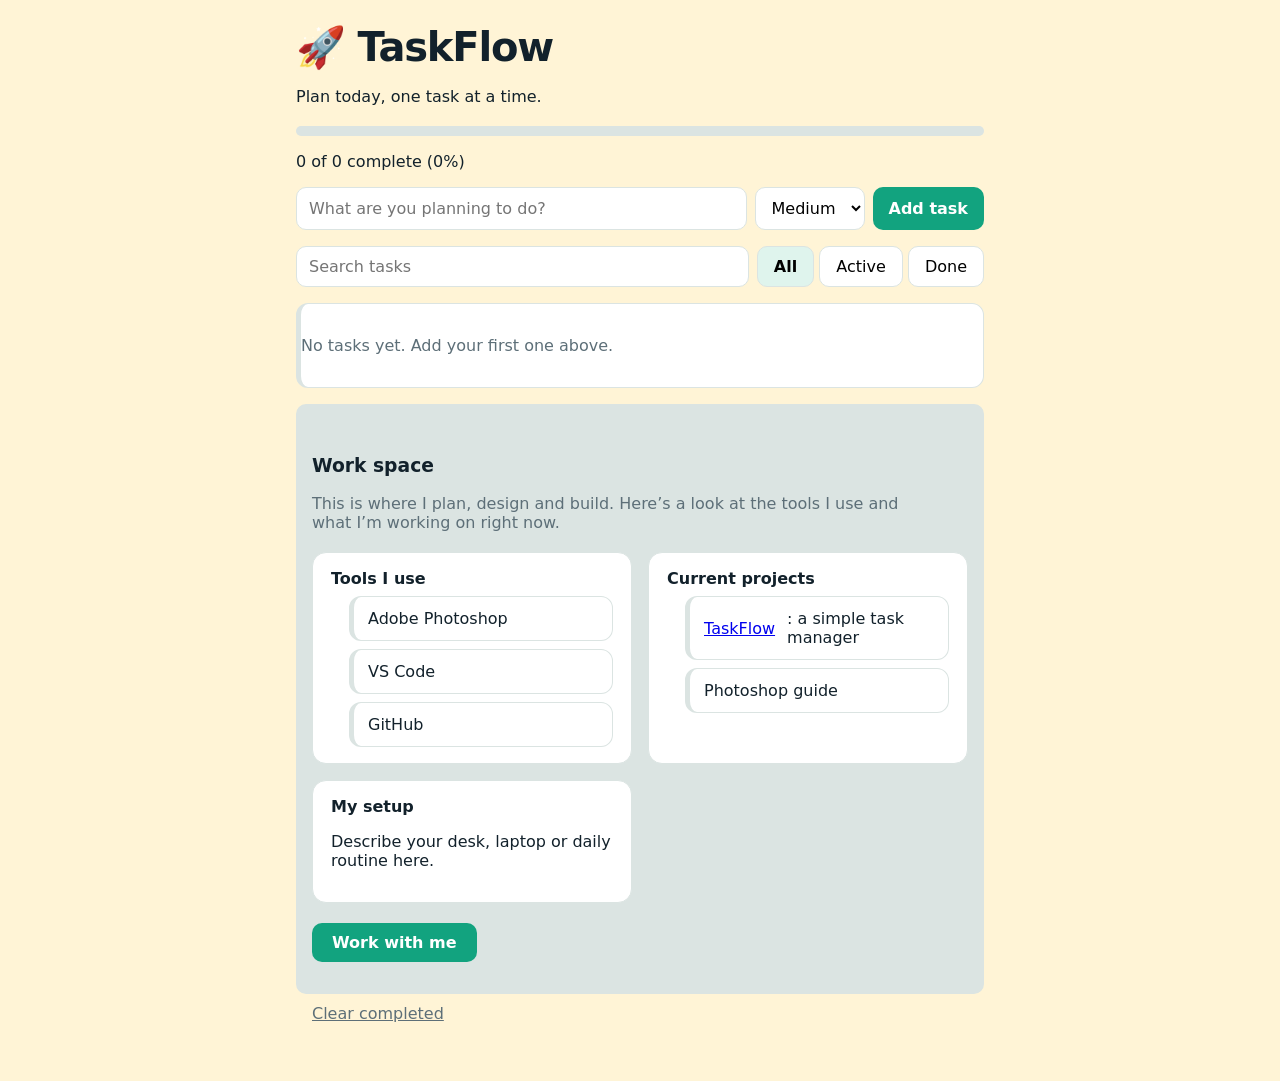
<file: index.html>
<!DOCTYPE html>
<html lang="en">
<head>
  <meta charset="utf-8">
  <meta name="viewport" content="width=device-width, initial-scale=1">
  <title>&#128640; TaskFlow</title>
  <link rel="stylesheet" href="style.css">
</head>
<body>
  <main class="app">
    <header>
      <h1>&#128640; TaskFlow</h1>
      <p id="summary">Plan today, one task at a time.</p>
    </header>

    <!-- Progress -->
    <div class="progress">
      <div class="progress-bar" id="progressBar"></div>
    </div>
    <p id="progressText">0 of 0 complete</p>

    <!-- Add task -->
    <div class="add">
      <input type="text" id="taskInput" placeholder="What are you planning to do?">
      <select id="priority">
        <option value="low">Low</option>
        <option value="medium" selected>Medium</option>
        <option value="high">High</option>
      </select>
      <button id="addBtn">Add task</button>
    </div>

    <!-- Search and filters -->
    <div class="tools">
      <input type="search" id="searchInput" placeholder="Search tasks">
      <div class="filters">
        <button class="filter active" data-filter="all">All</button>
        <button class="filter" data-filter="active">Active</button>
        <button class="filter" data-filter="done">Done</button>
      </div>
    </div>

    <ul id="taskList"></ul>
    <section id="workspace">
      <h3>Work space</h3>
        <p class="ws-intro">
    This is where I plan, design and build. Here’s a look at the tools I use and what I’m working on right now.
  </p>

  <div class="ws-grid">
    <article class="ws-card">
      <h4>Tools I use</h4>
      <ul>
        <li>Adobe Photoshop</li>
        <li>VS Code</li>
        <li>GitHub</li>
      </ul>
    </article>

    <article class="ws-card">
      <h4>Current projects</h4>
      <ul>
        <li><a href="https://shadrachmuthui.github.io/TaskFlow/">TaskFlow</a>: a simple task manager</li>
        <li>Photoshop guide</li>
      </ul>
    </article>

    <article class="ws-card">
      <h4>My setup</h4>
      <p>Describe your desk, laptop or daily routine here.</p>
    </article>
  </div>

  <a class="ws-btn" href="#contact">Work with me</a>
    </section>

    <button id="clearBtn">Clear completed</button>
  </main>

  <script src="app.js"></script>
</body>
</html>
</file>
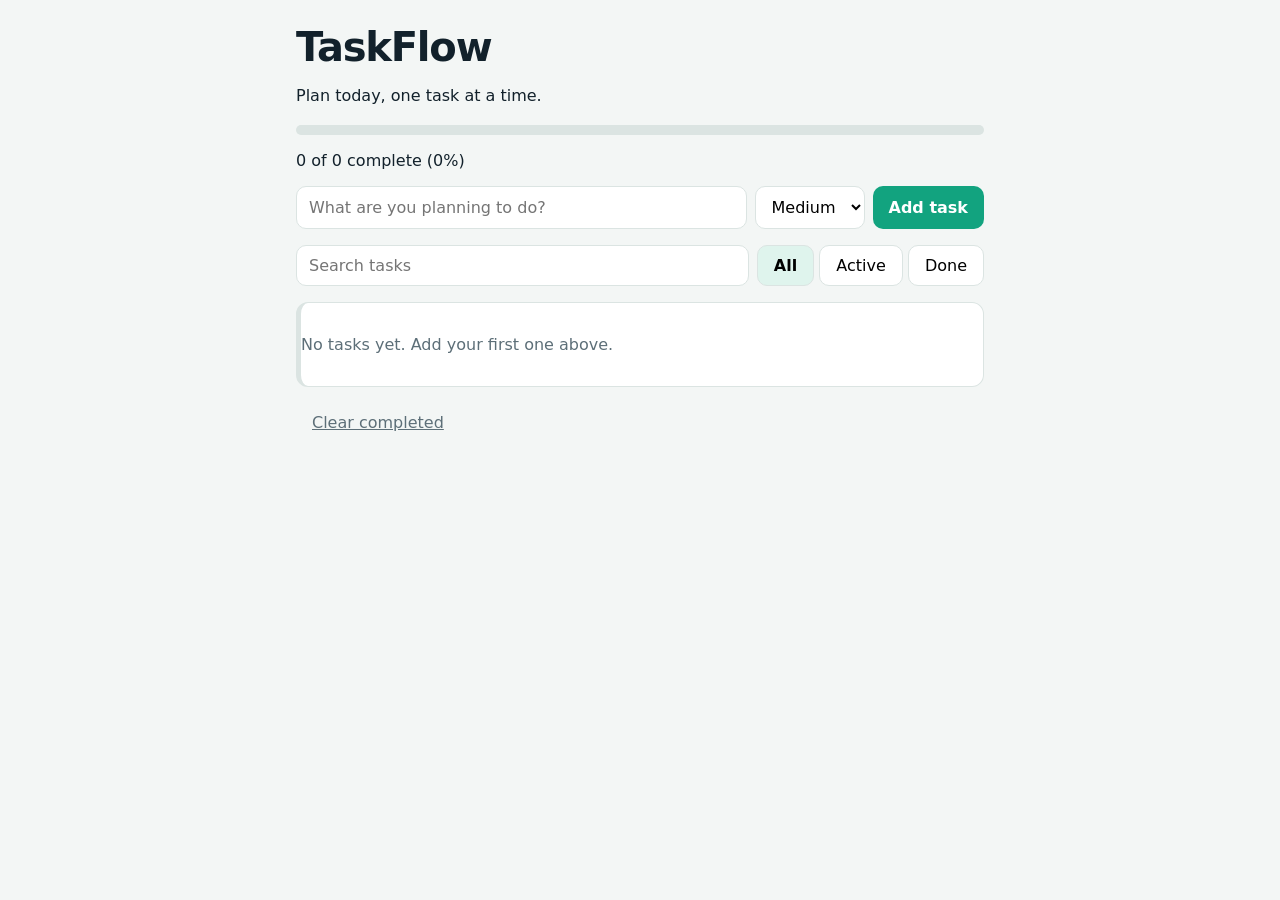
<file: TaskFlow/index.html>
<!DOCTYPE html>
<html lang="en">
<head>
  <meta charset="utf-8">
  <meta name="viewport" content="width=device-width, initial-scale=1">
  <title>TaskFlow</title>
  <link rel="stylesheet" href="style.css">
</head>
<body>
  <main class="app">
    <header>
      <h1>TaskFlow</h1>
      <p id="summary">Plan today, one task at a time.</p>
    </header>

    <!-- Progress -->
    <div class="progress">
      <div class="progress-bar" id="progressBar"></div>
    </div>
    <p id="progressText">0 of 0 complete</p>

    <!-- Add task -->
    <div class="add">
      <input type="text" id="taskInput" placeholder="What are you planning to do?">
      <select id="priority">
        <option value="low">Low</option>
        <option value="medium" selected>Medium</option>
        <option value="high">High</option>
      </select>
      <button id="addBtn">Add task</button>
    </div>

    <!-- Search and filters -->
    <div class="tools">
      <input type="search" id="searchInput" placeholder="Search tasks">
      <div class="filters">
        <button class="filter active" data-filter="all">All</button>
        <button class="filter" data-filter="active">Active</button>
        <button class="filter" data-filter="done">Done</button>
      </div>
    </div>

    <ul id="taskList"></ul>
    <button id="clearBtn">Clear completed</button>
  </main>

  <script src="app.js"></script>
</body>
</html>
</file>
<file: style.css>
* { box-sizing: border-box; }

body {
  margin: 0;
  font-family: system-ui, sans-serif;
  background: #FFF4D6;
  color: #12212b;
}
section{
  background: #dbe4e2;
  color: #12212b;
  border-radius: 10px;
}

.app { max-width: 720px; margin: 0 auto; padding: 24px 16px 48px; }
h1 { margin: 0; font-size: 2.5rem; letter-spacing: -0.03em; }

/* Progress bar */
.progress { height: 10px; background: #dbe4e2; border-radius: 99px; overflow: hidden; margin-top: 20px; }
.progress-bar { height: 100%; width: 0%; background: #12a37f; transition: width 0.4s ease; }

/* Inputs and buttons */
.add, .tools { display: flex; gap: 8px; flex-wrap: wrap; margin-top: 16px; }
input[type="text"], input[type="search"], select {
  padding: 10px 12px; border: 1px solid #dbe4e2; border-radius: 10px;
  background: #fff; font: inherit;
}
#taskInput, #searchInput { flex: 1 1 200px; }
button { font: inherit; cursor: pointer; border: 0; border-radius: 10px; padding: 10px 16px; }
#addBtn { background: #12a37f; color: #fff; font-weight: 600; }
.filter { background: #fff; border: 1px solid #dbe4e2; }
.filter.active { background: #dff4ed; font-weight: 600; }
#clearBtn { background: none; color: #5d6f78; text-decoration: underline; }

/* Task list */
ul { list-style: none; padding: 0; margin: 16px 0; display: grid; gap: 8px; }
li {
  display: flex; align-items: center; gap: 12px; padding: 12px 14px;
  background: #fff; border: 1px solid #dbe4e2; border-left: 5px solid #dbe4e2;
  border-radius: 12px;
}
li.high { border-left-color: #d9534a; }
li.medium { border-left-color: #d9a21f; }
li.low { border-left-color: #4a8fd9; }
li.done .text { text-decoration: line-through; color: #5d6f78; }
.text { flex: 1; overflow-wrap: anywhere; }
.delete { background: none; color: #5d6f78; font-size: 1.2rem; padding: 4px 8px; }
.delete:hover { color: #c4402f; }
.empty { text-align: center; color: #5d6f78; padding: 32px 0; }
#workspace { padding: 32px 16px; max-width: 900px; margin: 0 auto; }
.ws-intro { color: #5d6f78; max-width: 60ch; }

.ws-grid {
  display: grid;
  grid-template-columns: repeat(auto-fit, minmax(220px, 1fr));
  gap: 16px;
  margin: 20px 0;
}

.ws-card {
  border: 1px solid #dbe4e2;
  border-radius: 14px;
  padding: 16px 18px;
  background: #fff;
  transition: transform 0.2s ease, box-shadow 0.2s ease;
}
.ws-card:hover { transform: translateY(-3px); box-shadow: 0 8px 20px rgba(0,0,0,0.08); }
.ws-card h4 { margin: 0 0 8px; }
.ws-card ul { margin: 0; padding-left: 18px; }

.ws-btn {
  display: inline-block;
  padding: 10px 20px;
  background: #12a37f;
  color: #fff;
  border-radius: 10px;
  text-decoration: none;
  font-weight: 600;
}
</file>
<file: TaskFlow/style.css>
* { box-sizing: border-box; }

body {
  margin: 0;
  font-family: system-ui, sans-serif;
  background: #f3f6f5;
  color: #12212b;
}

.app { max-width: 720px; margin: 0 auto; padding: 24px 16px 48px; }
h1 { margin: 0; font-size: 2.5rem; letter-spacing: -0.03em; }

/* Progress bar */
.progress { height: 10px; background: #dbe4e2; border-radius: 99px; overflow: hidden; margin-top: 20px; }
.progress-bar { height: 100%; width: 0%; background: #12a37f; transition: width 0.4s ease; }

/* Inputs and buttons */
.add, .tools { display: flex; gap: 8px; flex-wrap: wrap; margin-top: 16px; }
input[type="text"], input[type="search"], select {
  padding: 10px 12px; border: 1px solid #dbe4e2; border-radius: 10px;
  background: #fff; font: inherit;
}
#taskInput, #searchInput { flex: 1 1 200px; }
button { font: inherit; cursor: pointer; border: 0; border-radius: 10px; padding: 10px 16px; }
#addBtn { background: #12a37f; color: #fff; font-weight: 600; }
.filter { background: #fff; border: 1px solid #dbe4e2; }
.filter.active { background: #dff4ed; font-weight: 600; }
#clearBtn { background: none; color: #5d6f78; text-decoration: underline; }

/* Task list */
ul { list-style: none; padding: 0; margin: 16px 0; display: grid; gap: 8px; }
li {
  display: flex; align-items: center; gap: 12px; padding: 12px 14px;
  background: #fff; border: 1px solid #dbe4e2; border-left: 5px solid #dbe4e2;
  border-radius: 12px;
}
li.high { border-left-color: #d9534a; }
li.medium { border-left-color: #d9a21f; }
li.low { border-left-color: #4a8fd9; }
li.done .text { text-decoration: line-through; color: #5d6f78; }
.text { flex: 1; overflow-wrap: anywhere; }
.delete { background: none; color: #5d6f78; font-size: 1.2rem; padding: 4px 8px; }
.delete:hover { color: #c4402f; }
.empty { text-align: center; color: #5d6f78; padding: 32px 0; }
</file>
